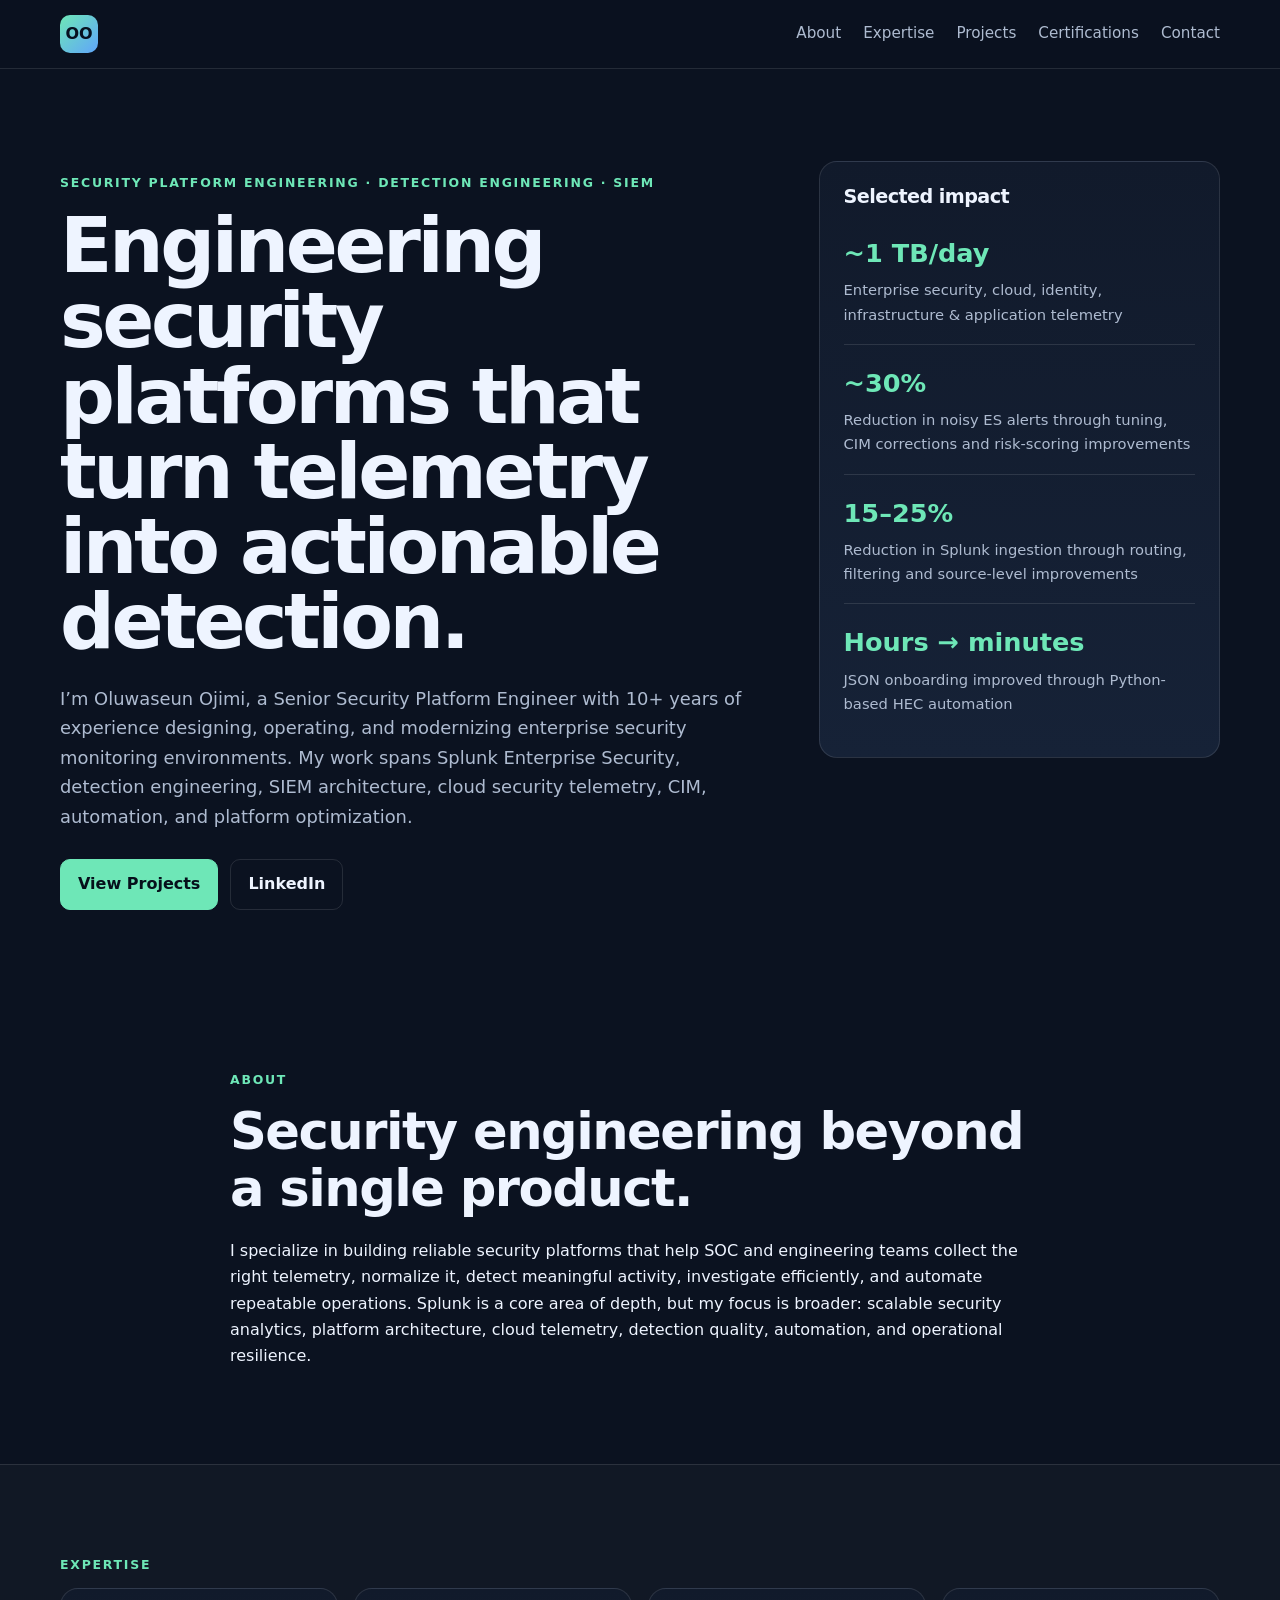
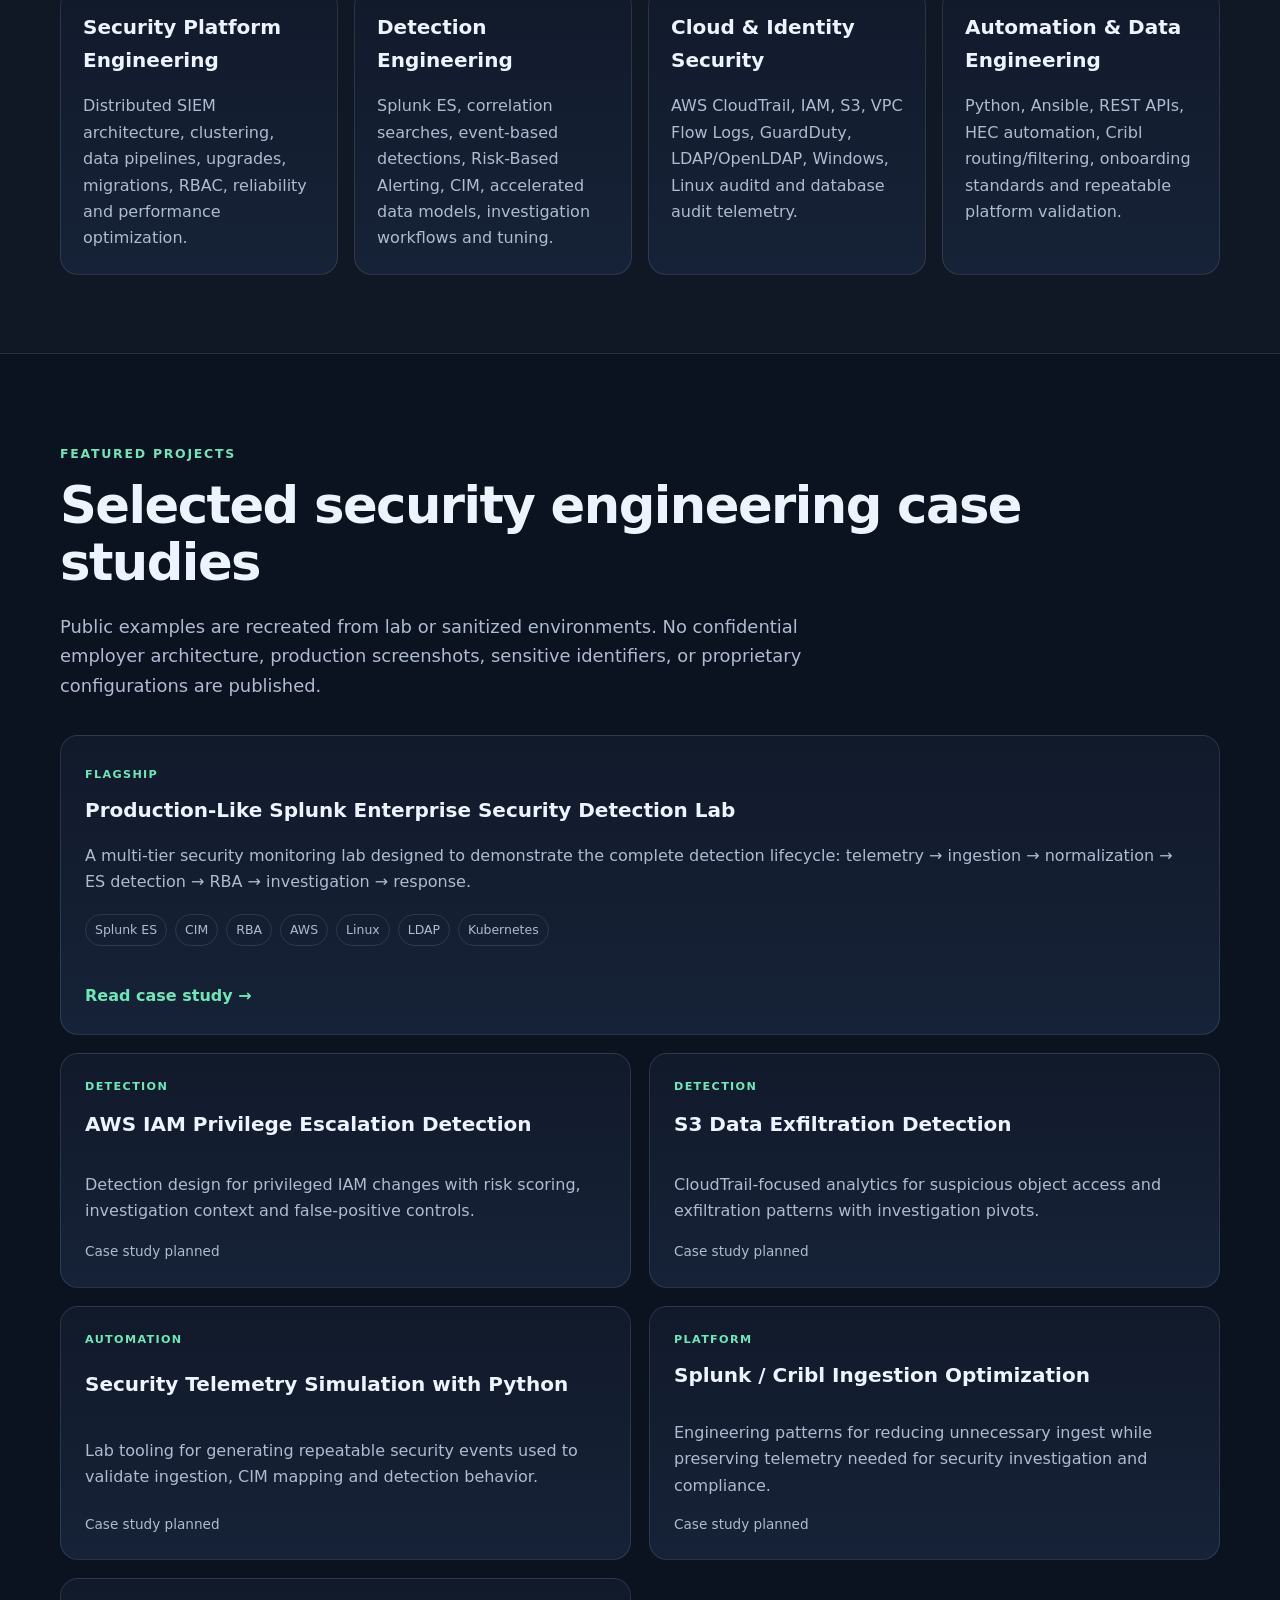
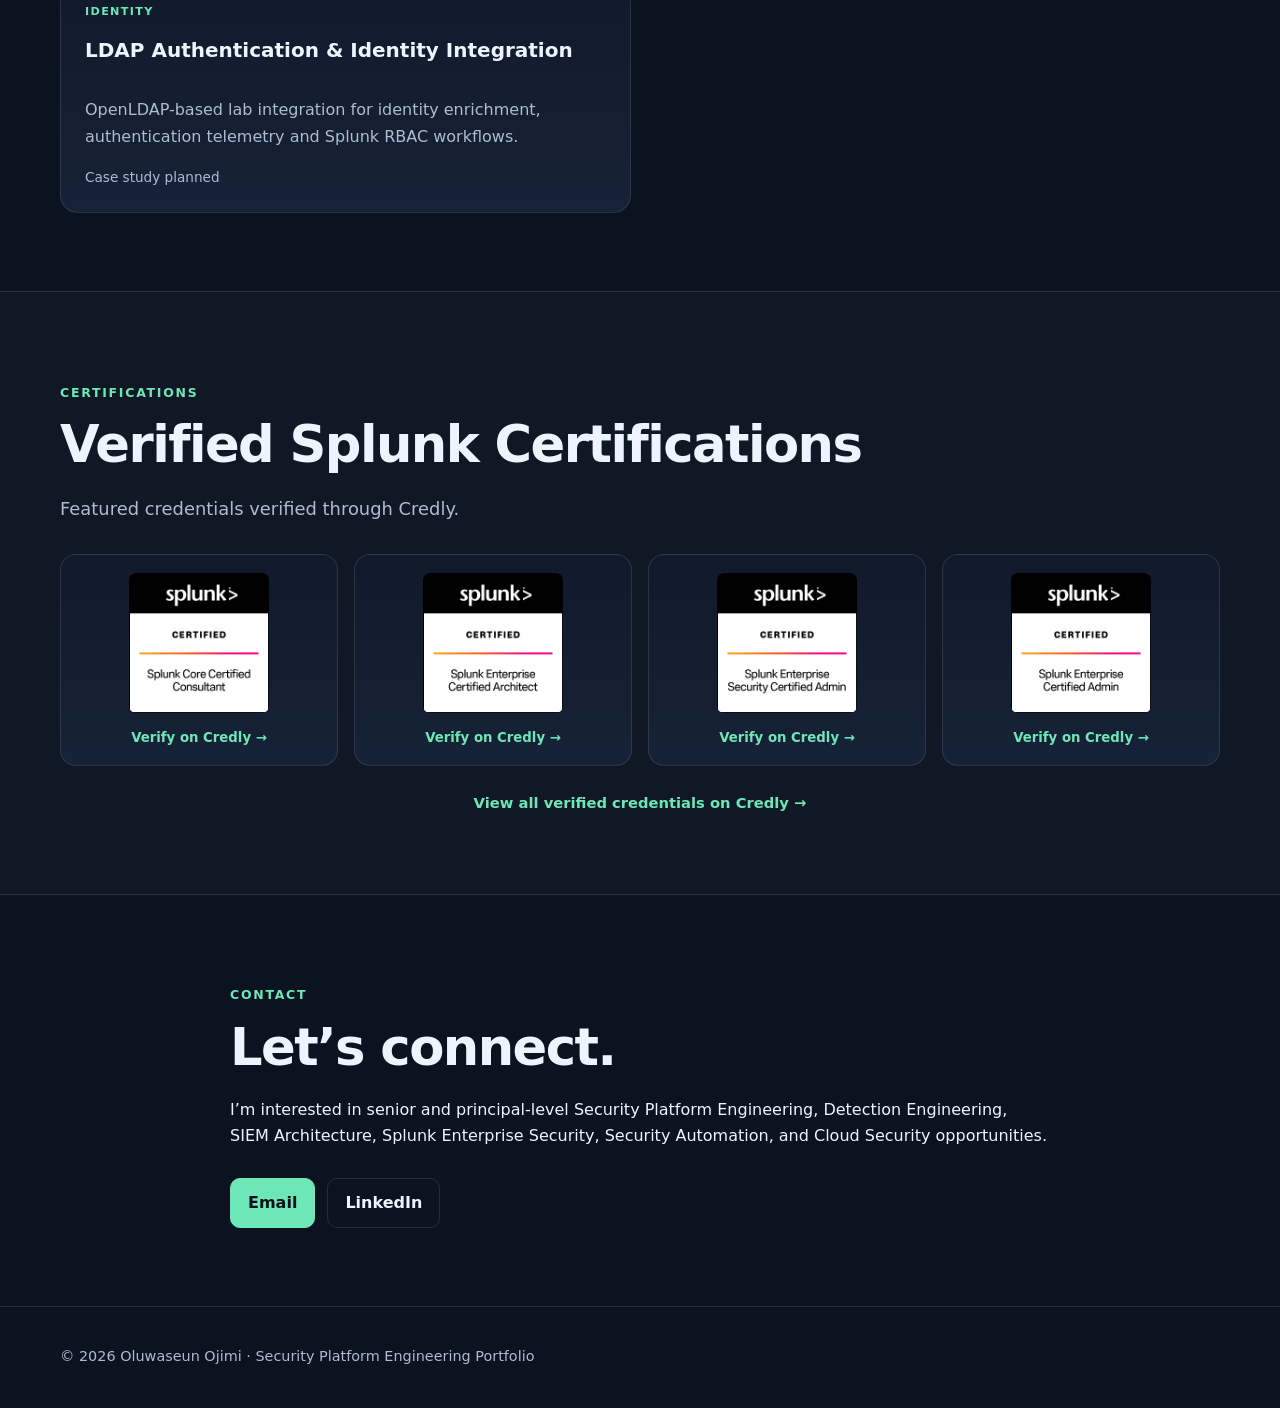
<file: index.html>
<!doctype html>
<html lang="en">
<head>
  <meta charset="utf-8">
  <meta name="viewport" content="width=device-width, initial-scale=1">
  <meta name="description" content="Oluwaseun Ojimi — Senior Security Platform Engineer specializing in Splunk Enterprise Security, detection engineering, SIEM architecture, AWS security, and automation.">
  <title>Oluwaseun Ojimi | Security Platform Engineer</title>
  <link rel="stylesheet" href="styles.css">
</head>
<body>
  <header class="site-header">
    <div class="container nav-wrap">
      <a class="brand" href="index.html">OO</a>
      <nav aria-label="Primary navigation">
        <a href="#about">About</a>
        <a href="#expertise">Expertise</a>
        <a href="#projects">Projects</a>
        <a href="#certifications">Certifications</a>
        <a href="#contact">Contact</a>
      </nav>
    </div>
  </header>

  <main>
    <section class="hero">
      <div class="container hero-grid">
        <div>
          <p class="eyebrow">SECURITY PLATFORM ENGINEERING · DETECTION ENGINEERING · SIEM</p>
          <h1>Engineering security platforms that turn telemetry into actionable detection.</h1>
          <p class="lede">
            I’m Oluwaseun Ojimi, a Senior Security Platform Engineer with 10+ years of experience
            designing, operating, and modernizing enterprise security monitoring environments.
            My work spans Splunk Enterprise Security, detection engineering, SIEM architecture,
            cloud security telemetry, CIM, automation, and platform optimization.
          </p>
          <div class="cta-row">
            <a class="button primary" href="#projects">View Projects</a>
            <a class="button" href="https://www.linkedin.com/in/seun-o-a51b04156/" target="_blank" rel="noreferrer">LinkedIn</a>
          </div>
        </div>

        <aside class="impact-card" aria-label="Selected impact">
          <h2>Selected impact</h2>
          <div class="metric"><strong>~1 TB/day</strong><span>Enterprise security, cloud, identity, infrastructure & application telemetry</span></div>
          <div class="metric"><strong>~30%</strong><span>Reduction in noisy ES alerts through tuning, CIM corrections and risk-scoring improvements</span></div>
          <div class="metric"><strong>15–25%</strong><span>Reduction in Splunk ingestion through routing, filtering and source-level improvements</span></div>
          <div class="metric"><strong>Hours → minutes</strong><span>JSON onboarding improved through Python-based HEC automation</span></div>
        </aside>
      </div>
    </section>

    <section id="about" class="section">
      <div class="container narrow">
        <p class="section-kicker">ABOUT</p>
        <h2>Security engineering beyond a single product.</h2>
        <p>
          I specialize in building reliable security platforms that help SOC and engineering teams
          collect the right telemetry, normalize it, detect meaningful activity, investigate efficiently,
          and automate repeatable operations. Splunk is a core area of depth, but my focus is broader:
          scalable security analytics, platform architecture, cloud telemetry, detection quality,
          automation, and operational resilience.
        </p>
      </div>
    </section>

    <section id="expertise" class="section alt">
      <div class="container">
        <p class="section-kicker">EXPERTISE</p>
        <div class="card-grid">
          <article class="card">
            <h3>Security Platform Engineering</h3>
            <p>Distributed SIEM architecture, clustering, data pipelines, upgrades, migrations, RBAC, reliability and performance optimization.</p>
          </article>
          <article class="card">
            <h3>Detection Engineering</h3>
            <p>Splunk ES, correlation searches, event-based detections, Risk-Based Alerting, CIM, accelerated data models, investigation workflows and tuning.</p>
          </article>
          <article class="card">
            <h3>Cloud & Identity Security</h3>
            <p>AWS CloudTrail, IAM, S3, VPC Flow Logs, GuardDuty, LDAP/OpenLDAP, Windows, Linux auditd and database audit telemetry.</p>
          </article>
          <article class="card">
            <h3>Automation & Data Engineering</h3>
            <p>Python, Ansible, REST APIs, HEC automation, Cribl routing/filtering, onboarding standards and repeatable platform validation.</p>
          </article>
        </div>
      </div>
    </section>

    <section id="projects" class="section">
      <div class="container">
        <p class="section-kicker">FEATURED PROJECTS</p>
        <h2>Selected security engineering case studies</h2>
        <p class="section-intro">
          Public examples are recreated from lab or sanitized environments. No confidential employer
          architecture, production screenshots, sensitive identifiers, or proprietary configurations are published.
        </p>

        <div class="project-grid">
          <article class="project-card featured">
            <div>
              <span class="tag">FLAGSHIP</span>
              <h3>Production-Like Splunk Enterprise Security Detection Lab</h3>
              <p>
                A multi-tier security monitoring lab designed to demonstrate the complete detection lifecycle:
                telemetry → ingestion → normalization → ES detection → RBA → investigation → response.
              </p>
              <div class="chips">
                <span>Splunk ES</span><span>CIM</span><span>RBA</span><span>AWS</span><span>Linux</span><span>LDAP</span><span>Kubernetes</span>
              </div>
            </div>
            <a class="text-link" href="splunk-es-detection-lab.html">Read case study →</a>
          </article>

          <article class="project-card">
            <span class="tag">DETECTION</span>
            <h3>AWS IAM Privilege Escalation Detection</h3>
            <p>Detection design for privileged IAM changes with risk scoring, investigation context and false-positive controls.</p>
            <p class="status">Case study planned</p>
          </article>

          <article class="project-card">
            <span class="tag">DETECTION</span>
            <h3>S3 Data Exfiltration Detection</h3>
            <p>CloudTrail-focused analytics for suspicious object access and exfiltration patterns with investigation pivots.</p>
            <p class="status">Case study planned</p>
          </article>

          <article class="project-card">
            <span class="tag">AUTOMATION</span>
            <h3>Security Telemetry Simulation with Python</h3>
            <p>Lab tooling for generating repeatable security events used to validate ingestion, CIM mapping and detection behavior.</p>
            <p class="status">Case study planned</p>
          </article>

          <article class="project-card">
            <span class="tag">PLATFORM</span>
            <h3>Splunk / Cribl Ingestion Optimization</h3>
            <p>Engineering patterns for reducing unnecessary ingest while preserving telemetry needed for security investigation and compliance.</p>
            <p class="status">Case study planned</p>
          </article>

          <article class="project-card">
            <span class="tag">IDENTITY</span>
            <h3>LDAP Authentication & Identity Integration</h3>
            <p>OpenLDAP-based lab integration for identity enrichment, authentication telemetry and Splunk RBAC workflows.</p>
            <p class="status">Case study planned</p>
          </article>
        </div>
      </div>
    </section>

   <section id="certifications" class="section alt">
  <div class="container">
    <p class="section-kicker">CERTIFICATIONS</p>
    <h2>Verified Splunk Certifications</h2>
    <p class="section-intro">
      Featured credentials verified through Credly.
    </p>

    <div class="badge-grid">
      <article class="badge-card">
        <img src="splunk-consultant-badge.png" alt="Splunk Core Certified Consultant badge" class="badge-image">
        <h3>Splunk Core Certified Consultant</h3>
        <a class="verify-link" href="https://www.credly.com/badges/562014c3-a89b-432b-a04c-3f6b2a20c566/public_url" target="_blank" rel="noreferrer">
          Verify on Credly →
        </a>
      </article>

      <article class="badge-card">
        <img src="splunk-architect-badge.png" alt="Splunk Enterprise Certified Architect badge" class="badge-image">
        <h3>Splunk Enterprise Certified Architect</h3>
        <a class="verify-link" href="https://www.credly.com/badges/9fe4b563-4e69-4ee0-bda9-eaf423c5238e/public_url" target="_blank" rel="noreferrer">
          Verify on Credly →
        </a>
      </article>

      <article class="badge-card">
        <img src="splunk-es-admin-badge.png" alt="Splunk Enterprise Security Certified Admin badge" class="badge-image">
        <h3>Splunk Enterprise Security Certified Admin</h3>
        <a class="verify-link" href="https://www.credly.com/badges/e9d9c34c-b495-4f28-972f-f3a537b70a59/public_url" target="_blank" rel="noreferrer">
          Verify on Credly →
        </a>
      </article>

      <article class="badge-card">
        <img src="splunk-admin-badge.png" alt="Splunk Enterprise Certified Admin badge" class="badge-image">
        <h3>Splunk Enterprise Certified Admin</h3>
        <a class="verify-link" href="https://www.credly.com/badges/07110e42-c3ce-4607-beba-1b549cc1a2e7/public_url" target="_blank" rel="noreferrer">
          Verify on Credly →
        </a>
      </article>
    </div>

    <p class="cert-note">
      <a class="text-link" href="https://www.credly.com/users/oluwaseun-ojimi.fabc8957" target="_blank" rel="noreferrer">
        View all verified credentials on Credly →
      </a>
    </p>
  </div>
</section>

    <section id="contact" class="section">
      <div class="container narrow">
        <p class="section-kicker">CONTACT</p>
        <h2>Let’s connect.</h2>
        <p>
          I’m interested in senior and principal-level Security Platform Engineering, Detection Engineering,
          SIEM Architecture, Splunk Enterprise Security, Security Automation, and Cloud Security opportunities.
        </p>
        <div class="cta-row">
          <a class="button primary" href="mailto:Oluwaseun.Ojimi1@gmail.com">Email</a>
          <a class="button" href="https://www.linkedin.com/in/seun-o-a51b04156/" target="_blank" rel="noreferrer">LinkedIn</a>
        </div>
      </div>
    </section>
  </main>

  <footer class="footer">
    <div class="container">
      <p>© 2026 Oluwaseun Ojimi · Security Platform Engineering Portfolio</p>
    </div>
  </footer>
</body>
</html>
</file>
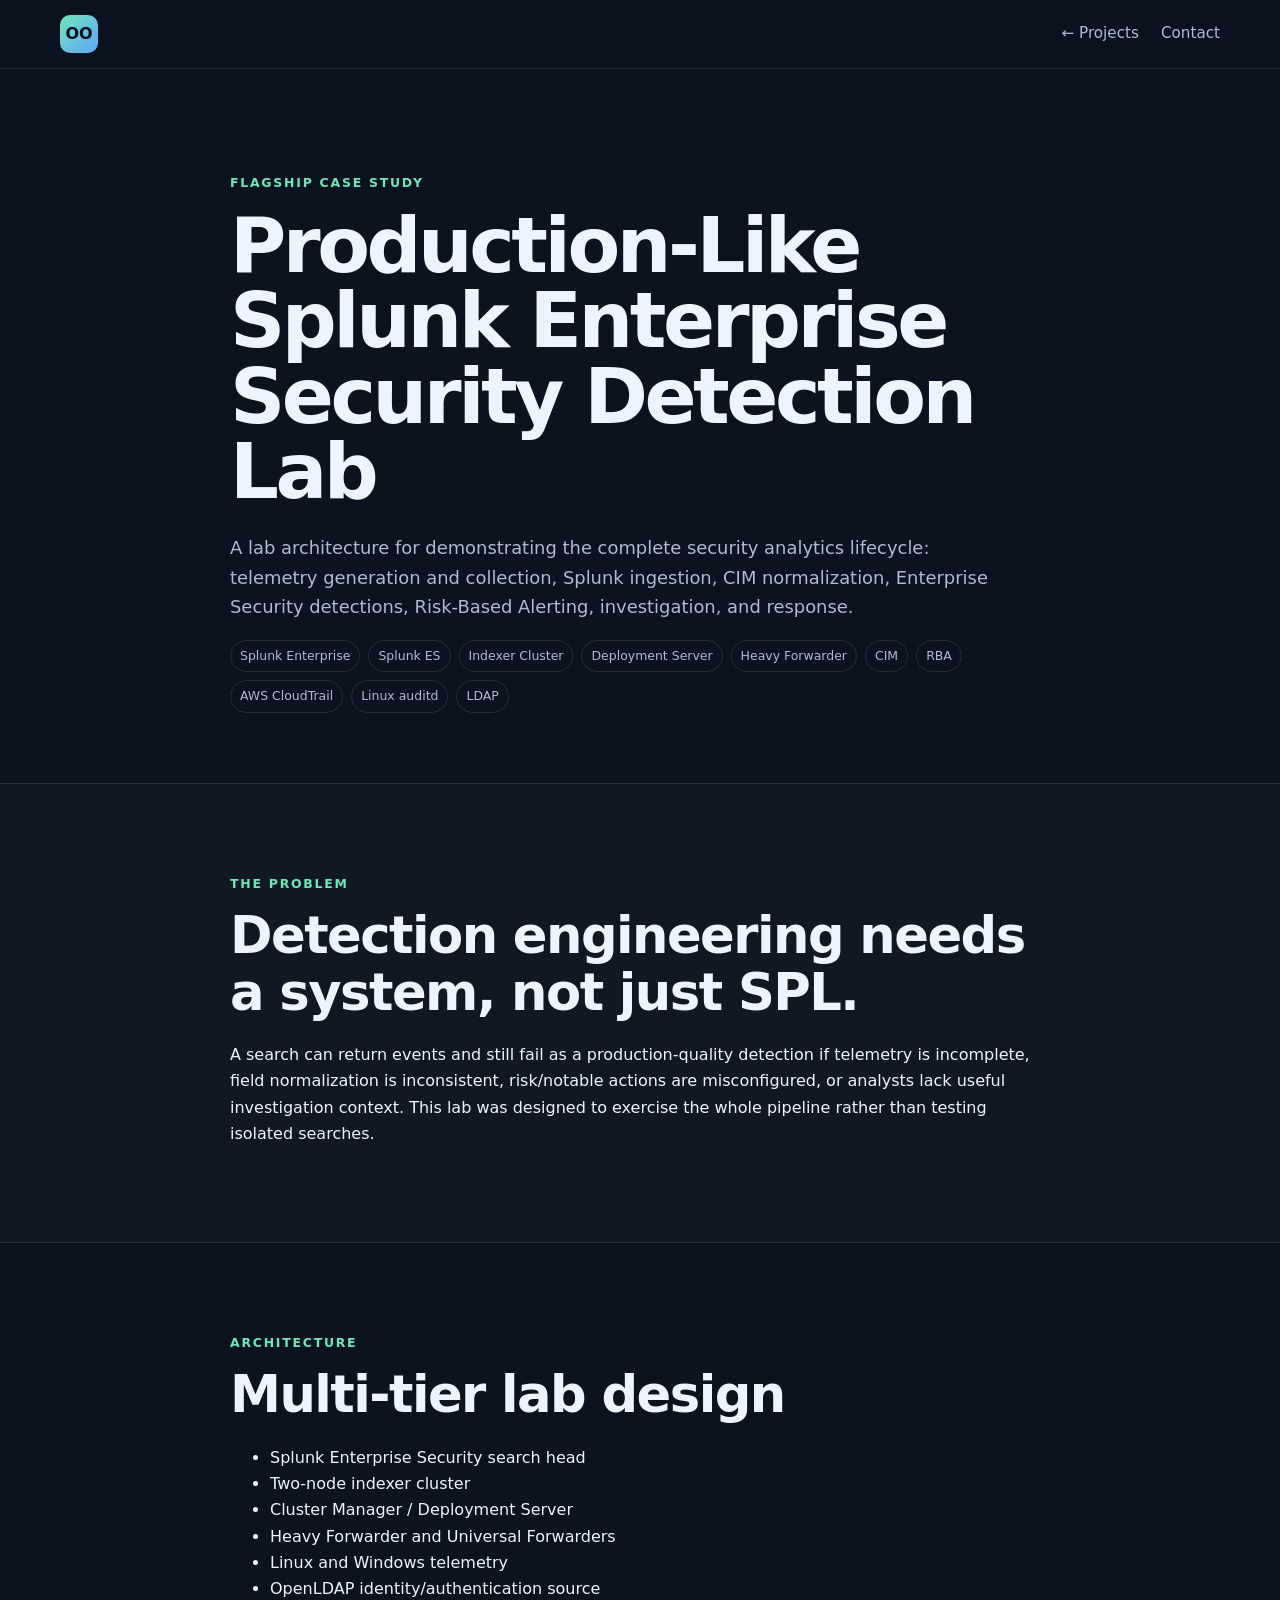
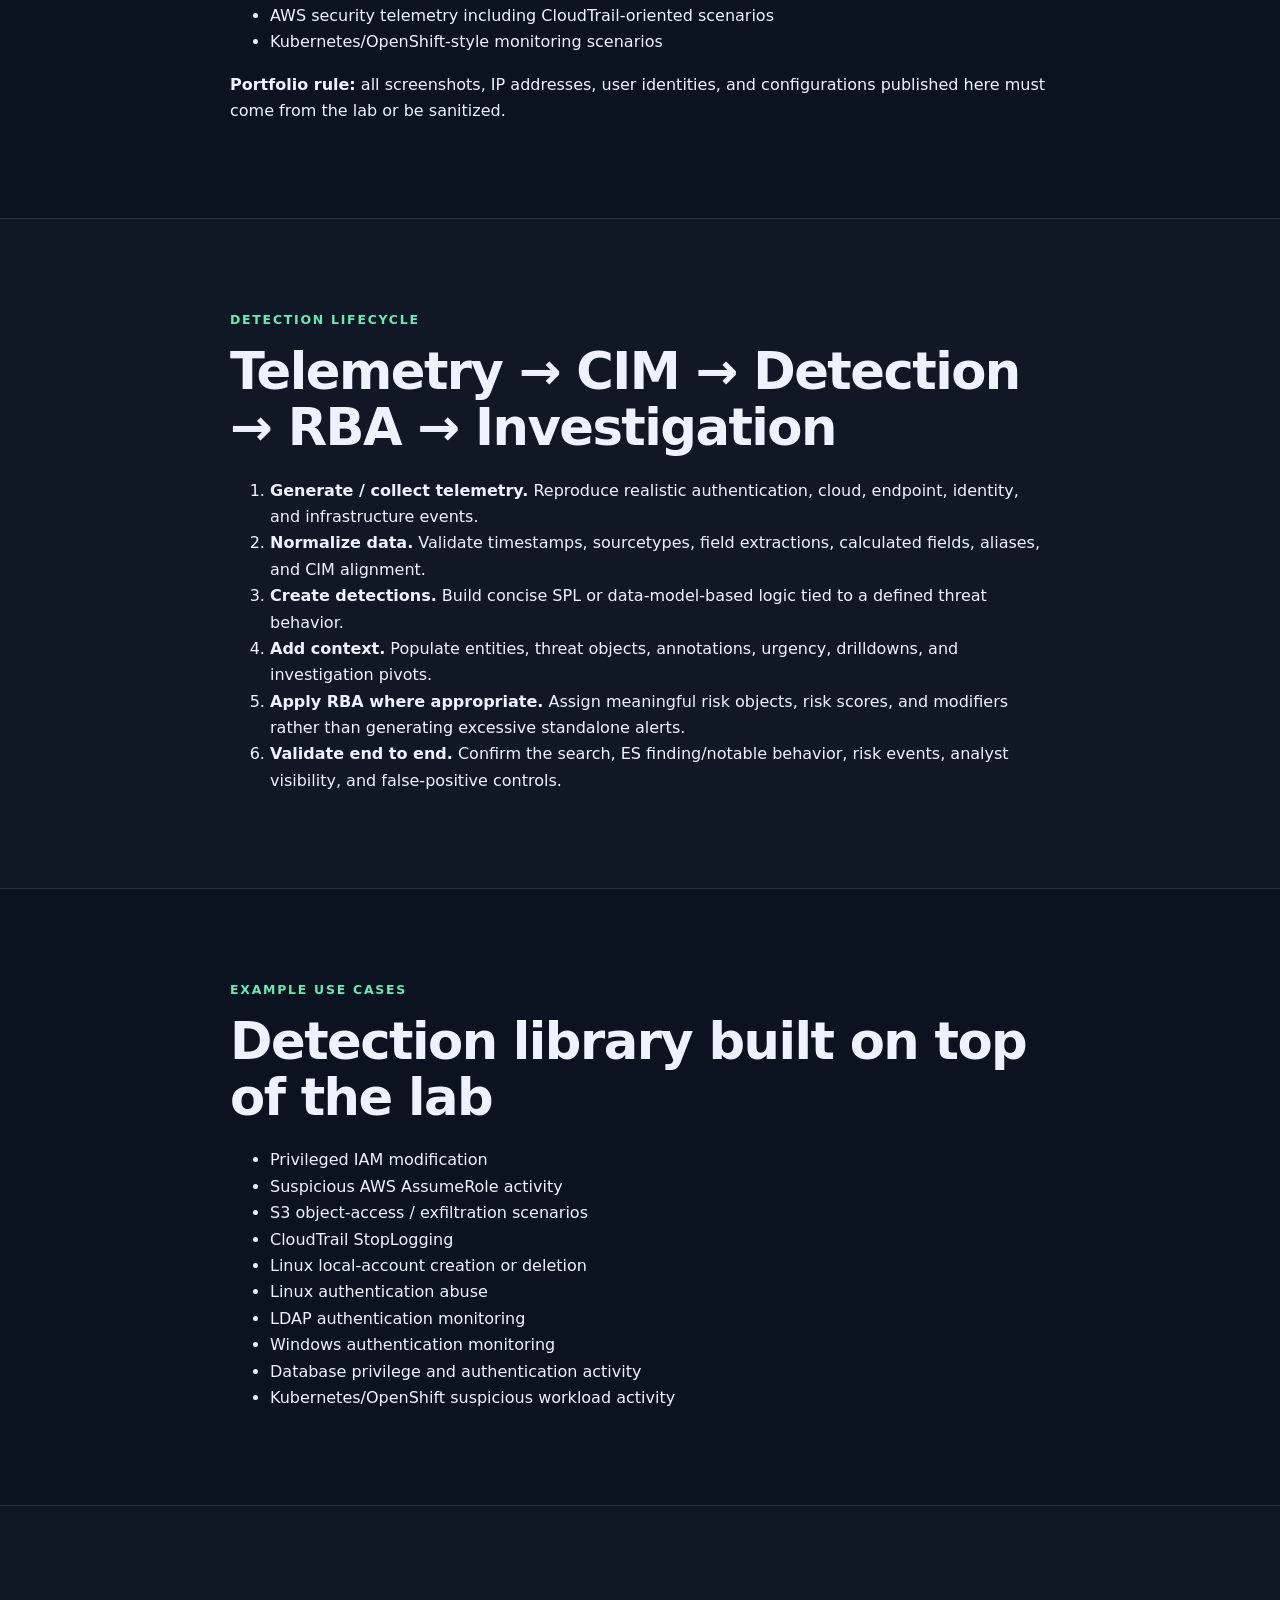
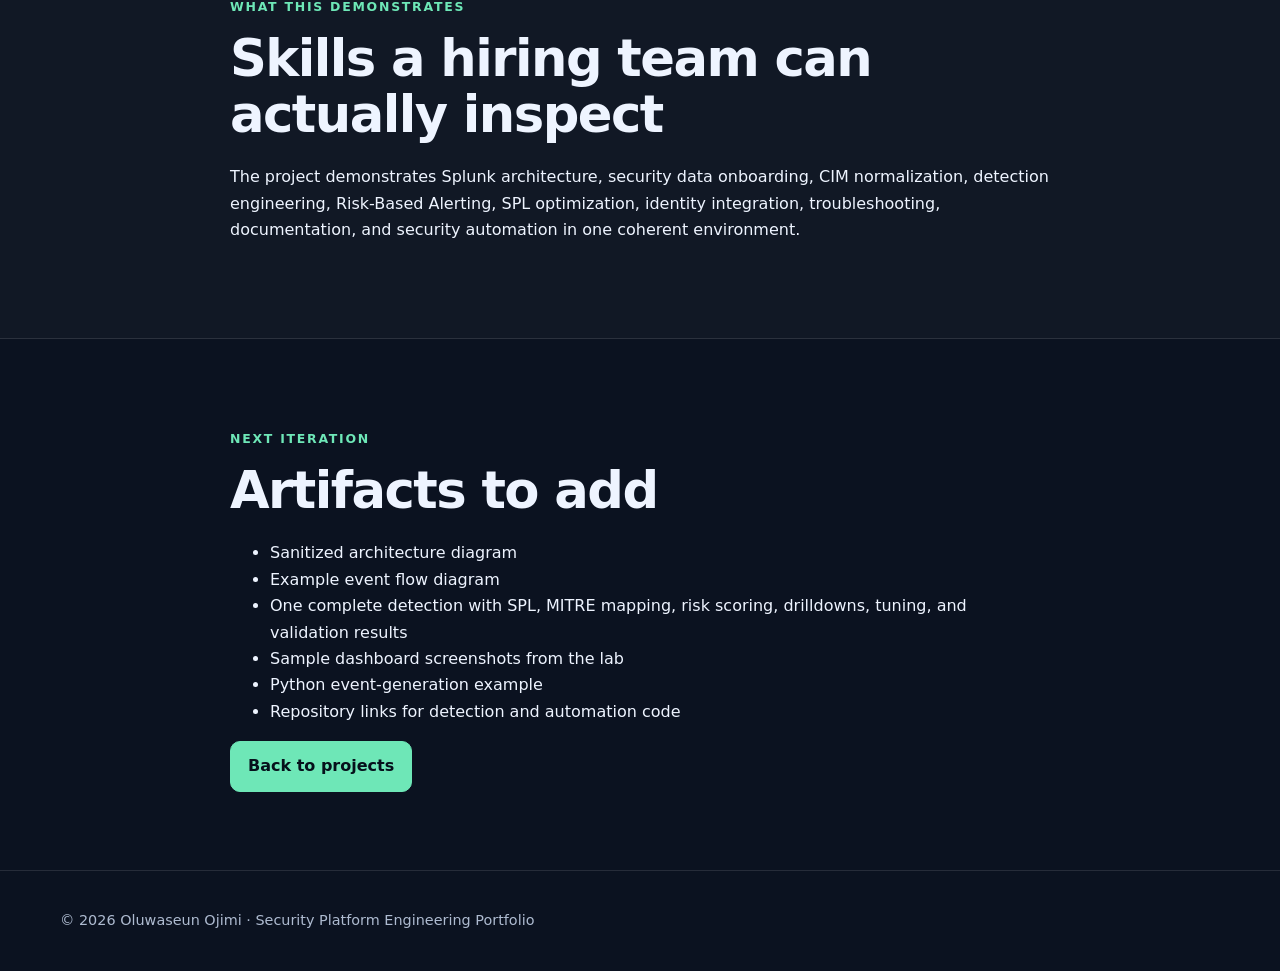
<file: splunk-es-detection-lab.html>
<!doctype html>
<html lang="en">
<head>
  <meta charset="utf-8">
  <meta name="viewport" content="width=device-width, initial-scale=1">
  <meta name="description" content="Case study: Production-Like Splunk Enterprise Security Detection Lab by Oluwaseun Ojimi.">
  <title>Splunk ES Detection Lab | Oluwaseun Ojimi</title>
  <link rel="stylesheet" href="styles.css">
</head>
<body>
  <header class="site-header">
    <div class="container nav-wrap">
      <a class="brand" href="index.html">OO</a>
      <nav><a href="index.html#projects">← Projects</a><a href="index.html#contact">Contact</a></nav>
    </div>
  </header>

  <main>
    <section class="hero">
      <div class="container narrow">
        <p class="eyebrow">FLAGSHIP CASE STUDY</p>
        <h1>Production-Like Splunk Enterprise Security Detection Lab</h1>
        <p class="lede">
          A lab architecture for demonstrating the complete security analytics lifecycle:
          telemetry generation and collection, Splunk ingestion, CIM normalization,
          Enterprise Security detections, Risk-Based Alerting, investigation, and response.
        </p>
        <div class="chips">
          <span>Splunk Enterprise</span><span>Splunk ES</span><span>Indexer Cluster</span>
          <span>Deployment Server</span><span>Heavy Forwarder</span><span>CIM</span>
          <span>RBA</span><span>AWS CloudTrail</span><span>Linux auditd</span><span>LDAP</span>
        </div>
      </div>
    </section>

    <section class="section alt">
      <div class="container narrow">
        <p class="section-kicker">THE PROBLEM</p>
        <h2>Detection engineering needs a system, not just SPL.</h2>
        <p>
          A search can return events and still fail as a production-quality detection if telemetry is incomplete,
          field normalization is inconsistent, risk/notable actions are misconfigured, or analysts lack useful investigation context.
          This lab was designed to exercise the whole pipeline rather than testing isolated searches.
        </p>
      </div>
    </section>

    <section class="section">
      <div class="container narrow">
        <p class="section-kicker">ARCHITECTURE</p>
        <h2>Multi-tier lab design</h2>
        <ul>
          <li>Splunk Enterprise Security search head</li>
          <li>Two-node indexer cluster</li>
          <li>Cluster Manager / Deployment Server</li>
          <li>Heavy Forwarder and Universal Forwarders</li>
          <li>Linux and Windows telemetry</li>
          <li>OpenLDAP identity/authentication source</li>
          <li>AWS security telemetry including CloudTrail-oriented scenarios</li>
          <li>Kubernetes/OpenShift-style monitoring scenarios</li>
        </ul>
        <p><strong>Portfolio rule:</strong> all screenshots, IP addresses, user identities, and configurations published here must come from the lab or be sanitized.</p>
      </div>
    </section>

    <section class="section alt">
      <div class="container narrow">
        <p class="section-kicker">DETECTION LIFECYCLE</p>
        <h2>Telemetry → CIM → Detection → RBA → Investigation</h2>
        <ol>
          <li><strong>Generate / collect telemetry.</strong> Reproduce realistic authentication, cloud, endpoint, identity, and infrastructure events.</li>
          <li><strong>Normalize data.</strong> Validate timestamps, sourcetypes, field extractions, calculated fields, aliases, and CIM alignment.</li>
          <li><strong>Create detections.</strong> Build concise SPL or data-model-based logic tied to a defined threat behavior.</li>
          <li><strong>Add context.</strong> Populate entities, threat objects, annotations, urgency, drilldowns, and investigation pivots.</li>
          <li><strong>Apply RBA where appropriate.</strong> Assign meaningful risk objects, risk scores, and modifiers rather than generating excessive standalone alerts.</li>
          <li><strong>Validate end to end.</strong> Confirm the search, ES finding/notable behavior, risk events, analyst visibility, and false-positive controls.</li>
        </ol>
      </div>
    </section>

    <section class="section">
      <div class="container narrow">
        <p class="section-kicker">EXAMPLE USE CASES</p>
        <h2>Detection library built on top of the lab</h2>
        <ul>
          <li>Privileged IAM modification</li>
          <li>Suspicious AWS AssumeRole activity</li>
          <li>S3 object-access / exfiltration scenarios</li>
          <li>CloudTrail StopLogging</li>
          <li>Linux local-account creation or deletion</li>
          <li>Linux authentication abuse</li>
          <li>LDAP authentication monitoring</li>
          <li>Windows authentication monitoring</li>
          <li>Database privilege and authentication activity</li>
          <li>Kubernetes/OpenShift suspicious workload activity</li>
        </ul>
      </div>
    </section>

    <section class="section alt">
      <div class="container narrow">
        <p class="section-kicker">WHAT THIS DEMONSTRATES</p>
        <h2>Skills a hiring team can actually inspect</h2>
        <p>
          The project demonstrates Splunk architecture, security data onboarding, CIM normalization,
          detection engineering, Risk-Based Alerting, SPL optimization, identity integration,
          troubleshooting, documentation, and security automation in one coherent environment.
        </p>
      </div>
    </section>

    <section class="section">
      <div class="container narrow">
        <p class="section-kicker">NEXT ITERATION</p>
        <h2>Artifacts to add</h2>
        <ul>
          <li>Sanitized architecture diagram</li>
          <li>Example event flow diagram</li>
          <li>One complete detection with SPL, MITRE mapping, risk scoring, drilldowns, tuning, and validation results</li>
          <li>Sample dashboard screenshots from the lab</li>
          <li>Python event-generation example</li>
          <li>Repository links for detection and automation code</li>
        </ul>
        <a class="button primary" href="index.html#projects">Back to projects</a>
      </div>
    </section>
  </main>

  <footer class="footer">
    <div class="container"><p>© 2026 Oluwaseun Ojimi · Security Platform Engineering Portfolio</p></div>
  </footer>
</body>
</html>
</file>
<file: styles.css>
* { box-sizing: border-box; }

:root {
  --bg: #0b1220;
  --surface: #111a2b;
  --surface2: #162237;
  --text: #eef4ff;
  --muted: #aebbd0;
  --accent: #6ee7b7;
  --accent2: #60a5fa;
  --line: rgba(255,255,255,.11);
  --max: 1160px;
}

html { scroll-behavior: smooth; }

body {
  margin: 0;
  font-family: Inter, ui-sans-serif, system-ui, -apple-system, BlinkMacSystemFont, "Segoe UI", sans-serif;
  background: var(--bg);
  color: var(--text);
  line-height: 1.65;
}

a { color: inherit; }

.container {
  width: min(var(--max), calc(100% - 40px));
  margin: 0 auto;
}

.narrow { max-width: 820px; }

.site-header {
  position: sticky;
  top: 0;
  z-index: 20;
  background: rgba(11,18,32,.9);
  backdrop-filter: blur(10px);
  border-bottom: 1px solid var(--line);
}

.nav-wrap {
  display: flex;
  align-items: center;
  justify-content: space-between;
  min-height: 68px;
}

.brand {
  width: 38px;
  height: 38px;
  border-radius: 10px;
  display: grid;
  place-items: center;
  background: linear-gradient(135deg, var(--accent), var(--accent2));
  color: #07101f;
  font-weight: 900;
  text-decoration: none;
}

nav {
  display: flex;
  gap: 22px;
  flex-wrap: wrap;
}

nav a {
  color: var(--muted);
  text-decoration: none;
  font-size: .95rem;
}

nav a:hover { color: var(--text); }

.hero { padding: 92px 0 70px; }

.hero-grid {
  display: grid;
  grid-template-columns: 1.4fr .8fr;
  gap: 56px;
  align-items: start;
}

.eyebrow,
.section-kicker {
  color: var(--accent);
  font-size: .78rem;
  font-weight: 800;
  letter-spacing: .14em;
}

h1 {
  font-size: clamp(2.7rem, 6vw, 5.5rem);
  line-height: .98;
  letter-spacing: -.045em;
  margin: 14px 0 24px;
}

h2 {
  font-size: clamp(2rem, 4vw, 3.2rem);
  line-height: 1.1;
  letter-spacing: -.03em;
  margin: 8px 0 22px;
}

h3 {
  font-size: 1.25rem;
  margin: 0 0 12px;
}

.lede,
.section-intro {
  color: var(--muted);
  font-size: 1.12rem;
  max-width: 760px;
}

.cta-row {
  display: flex;
  gap: 12px;
  flex-wrap: wrap;
  margin-top: 28px;
}

.button {
  display: inline-block;
  padding: 11px 17px;
  border: 1px solid var(--line);
  border-radius: 10px;
  text-decoration: none;
  font-weight: 700;
  color: var(--text);
}

.button.primary {
  background: var(--accent);
  border-color: var(--accent);
  color: #06101b;
}

.impact-card,
.card,
.project-card {
  background: linear-gradient(180deg, var(--surface), var(--surface2));
  border: 1px solid var(--line);
  border-radius: 18px;
}

.impact-card { padding: 24px; }

.impact-card h2 {
  font-size: 1.2rem;
  margin: 0 0 8px;
}

.metric {
  padding: 17px 0;
  border-bottom: 1px solid var(--line);
}

.metric:last-child { border-bottom: 0; }

.metric strong {
  display: block;
  font-size: 1.6rem;
  color: var(--accent);
}

.metric span {
  display: block;
  color: var(--muted);
  font-size: .92rem;
  margin-top: 4px;
}

.section { padding: 78px 0; }

.section.alt {
  background: rgba(255,255,255,.025);
  border-block: 1px solid var(--line);
}

.card-grid {
  display: grid;
  grid-template-columns: repeat(4,1fr);
  gap: 16px;
}

.card { padding: 22px; }

.card p,
.project-card p {
  color: var(--muted);
  margin-bottom: 0;
}

.project-grid {
  margin-top: 34px;
  display: grid;
  grid-template-columns: repeat(2,1fr);
  gap: 18px;
}

.project-card {
  padding: 24px;
  display: flex;
  flex-direction: column;
  justify-content: space-between;
  min-height: 235px;
}

.project-card.featured {
  grid-column: span 2;
  min-height: 300px;
}

.tag {
  display: inline-block;
  font-size: .7rem;
  letter-spacing: .12em;
  font-weight: 900;
  color: var(--accent);
  margin-bottom: 10px;
}

.chips {
  display: flex;
  flex-wrap: wrap;
  gap: 8px;
  margin-top: 18px;
}

.chips span {
  font-size: .78rem;
  padding: 5px 9px;
  border-radius: 999px;
  border: 1px solid var(--line);
  color: var(--muted);
}

.text-link {
  margin-top: 24px;
  font-weight: 800;
  color: var(--accent);
  text-decoration: none;
}

.text-link:hover { text-decoration: underline; }

.status { font-size: .85rem; }

.cert-grid {
  display: grid;
  grid-template-columns: repeat(2,1fr);
  gap: 10px;
}

.cert-grid span {
  padding: 14px 16px;
  border: 1px solid var(--line);
  border-radius: 10px;
  background: var(--surface);
}

/* VERIFIED CERTIFICATION BADGES */

.badge-grid {
  display: grid;
  grid-template-columns: repeat(4, minmax(0, 1fr));
  gap: 16px;
  margin-top: 30px;
  align-items: stretch;
}

.badge-card {
  background: linear-gradient(180deg, var(--surface), var(--surface2));
  border: 1px solid var(--line);
  border-radius: 16px;
  padding: 18px 12px 16px;
  text-align: center;
  display: flex;
  flex-direction: column;
  align-items: center;
  justify-content: space-between;
  min-width: 0;
  transition: transform .2s ease, border-color .2s ease;
}

.badge-card:hover {
  transform: translateY(-3px);
  border-color: rgba(110,231,183,.38);
}

.badge-image {
  width: 100%;
  max-width: 140px;
  height: auto;
  display: block;
  margin: 0 auto 12px;
  border-radius: 7px;
}

.badge-card h3 {
  display: none;
}

.verify-link {
  display: inline-block;
  margin-top: 2px;
  font-size: .83rem;
  font-weight: 750;
  color: var(--accent);
  text-decoration: none;
}

.verify-link:hover {
  text-decoration: underline;
}

.cert-note {
  margin: 24px 0 0;
  text-align: center;
}

.cert-note .text-link {
  margin-top: 0;
  font-size: .92rem;
}

.footer {
  border-top: 1px solid var(--line);
  padding: 24px 0;
  color: var(--muted);
  font-size: .9rem;
}

@media (max-width: 880px) {
  .hero-grid,
  .card-grid,
  .project-grid,
  .cert-grid {
    grid-template-columns: 1fr;
  }

  .badge-grid {
    grid-template-columns: repeat(2, minmax(0, 1fr));
    gap: 14px;
  }

  .badge-image {
    max-width: 135px;
  }

  .project-card.featured {
    grid-column: auto;
  }

  nav { display: none; }

  .hero { padding-top: 60px; }
}

@media (max-width: 520px) {
  .container {
    width: min(var(--max), calc(100% - 28px));
  }

  .section {
    padding: 60px 0;
  }

  .badge-grid {
    grid-template-columns: repeat(2, minmax(0, 1fr));
    gap: 10px;
  }

  .badge-card {
    padding: 12px 7px 11px;
    border-radius: 12px;
  }

  .badge-image {
    max-width: 110px;
    margin-bottom: 9px;
  }

  .verify-link {
    font-size: .75rem;
  }

  .cert-note {
    margin-top: 20px;
  }
}
</file>
